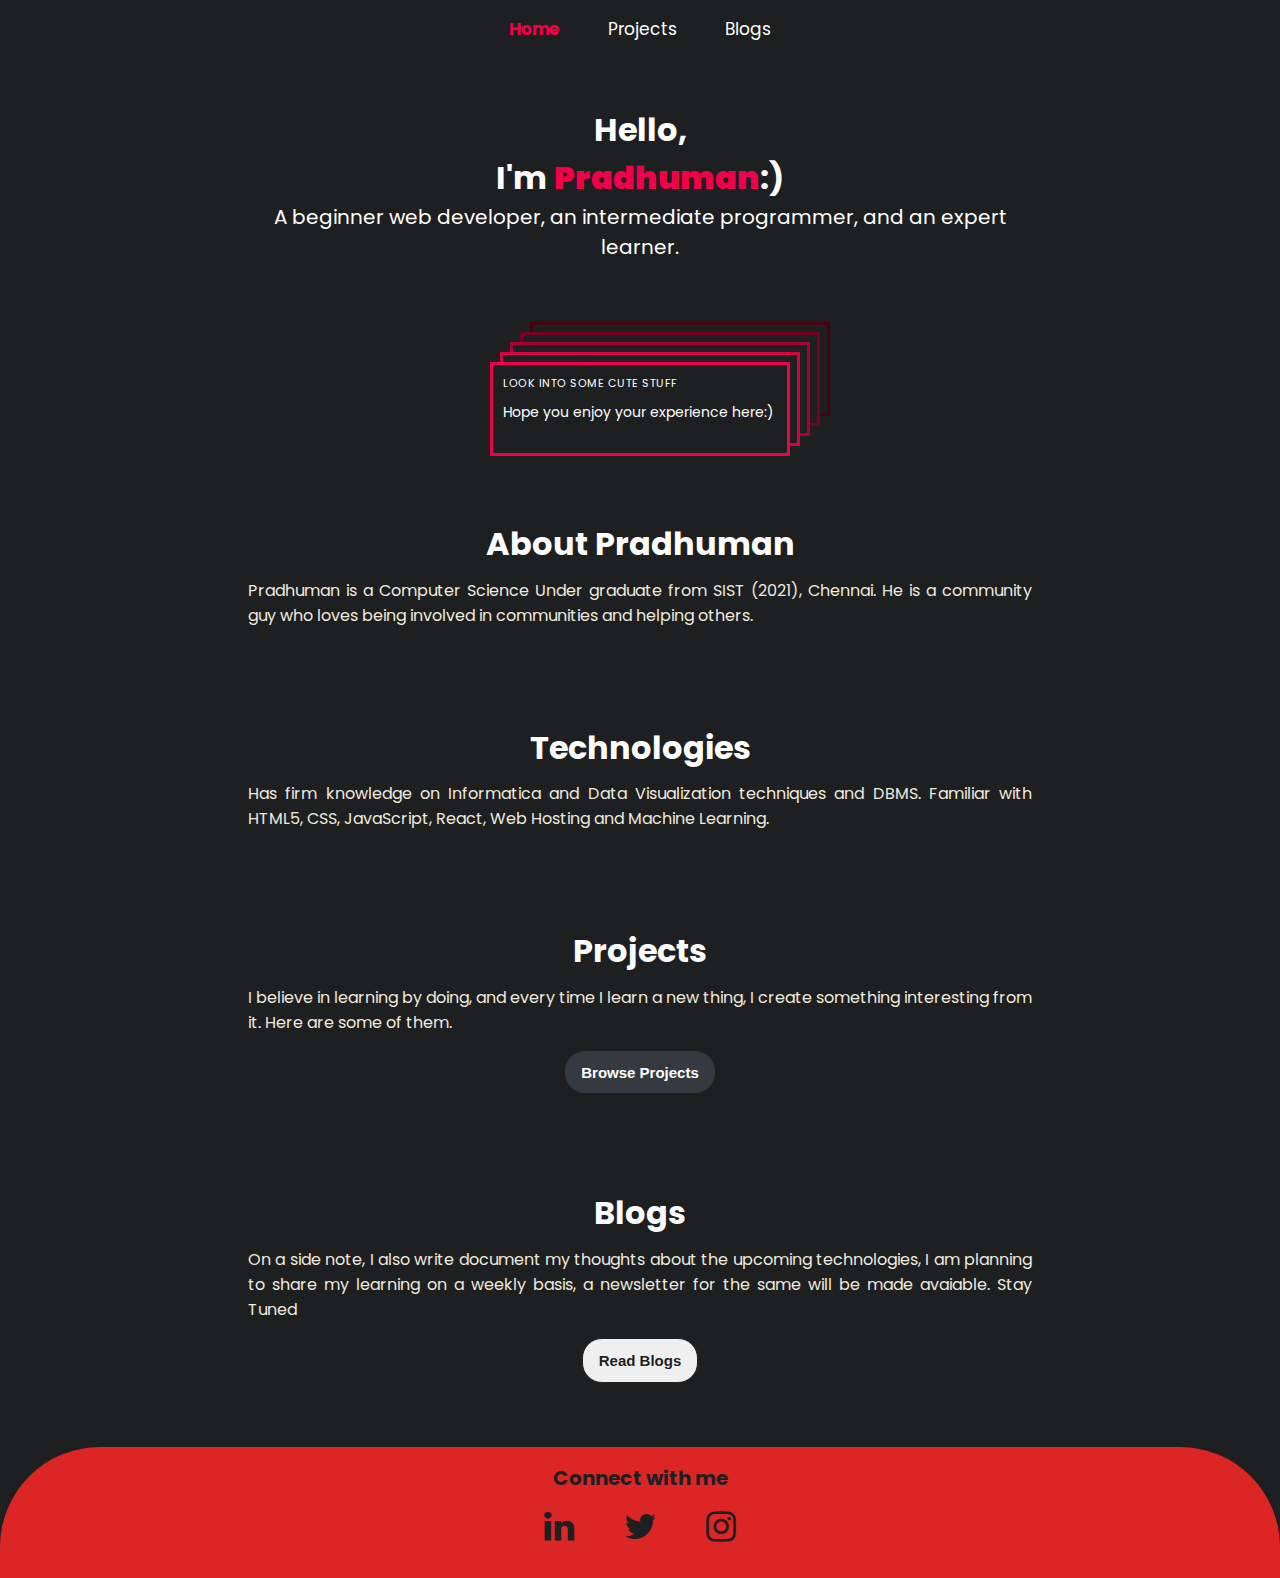
<file: index.html>
<!DOCTYPE html>
<html lang="en">

<head>
    <meta charset="UTF-8">
    <meta http-equiv="X-UA-Compatible" content="IE=edge">
    <meta name="viewport" content="width=device-width, initial-scale=1.0">
    <meta name="google-site-verification" content="sYfDQ5b2hqghB-bOAXmhR-GhFUGSzDvS8l5g5hhfuxc" />
    <link rel="stylesheet" href="https://cdnjs.cloudflare.com/ajax/libs/font-awesome/4.7.0/css/font-awesome.min.css">
    <title>Pradhuman</title>
    <link href="/styles.css" rel="stylesheet">

</head>
<!--                          _
                          .-'` `}
                  _./)   /       }
                .'o   \ |       }
                '.___.'`.\    {`
                /`\_/  , `.    }
                \=' .-'   _`\  {
                 `'`;/      `,  }
                    _\       ;  }
    peek A boo       /__`;-...'--'

-->
<body>
    <div class="pagewrap">
        <nav class="nav-bar">
            <ul class="nav-list non-bulleted-list">
                <li><a class="links active" href="./index.html">Home</a></li>
                <li><a class="links" href="./projects.html">Projects</a></li>
                <li><a class="links" href="https://prad-blog.netlify.app/">Blogs</a></li>
            </ul>
        </nav>

        <div class="main">
            <header class="header container">
                <h1 class="header-heading">Hello,<br> I'm <span class="highlighted">Pradhuman</span>:)</h1>
                <p class="header-text">A beginner web developer, an intermediate programmer, and an expert learner.</p>
            </header>

            <div class="card">
         <p>
                Look into some cute stuff
                 </p>
                    <h2>
                Hope you enjoy your experience here:)
                </h2>
            </div>

            <section class="sections slight-gray">
                <div class="container">
                    <h1>About Pradhuman</h1>
                    <p>Pradhuman is a Computer Science Under graduate from SIST (2021), Chennai. He is a community guy who loves being involved in communities and helping others.</p>
                </div>
            </section>

            <section class="sections">
                <div class="container">
                    <h1>Technologies</h1>
                    <p>Has firm knowledge on Informatica and Data Visualization techniques and  DBMS. Familiar with HTML5, CSS, JavaScript, React, Web Hosting and Machine Learning.</p>
                </div>
            </section>

            <section class="sections slight-gray">
                <div class="container">
                    <h1>Projects</h1>
                    <p>I believe in learning by doing, and every time I learn a new thing, I create something interesting from it. Here are some of them.</p>
                    <div style="text-align: center;"><a class="links" href="./projects.html"><button class="link-p btn">Browse Projects</button></a></div>
                </div>
            </section>

            <section class="sections">
                <div class="container">
                    <h1>Blogs</h1>
                    <p>On a side note, I also write document my thoughts about the upcoming technologies, I am planning to share my learning on a weekly basis, a newsletter for the same will be made avaiable. Stay Tuned </p>
                    <div style="text-align: center;"><a class="links" href="./blogs.html"><button class="link-s btn">Read Blogs</button></a></div>

                </div>
            </section>

            

        </div>

        <footer class="footer">
            <div><b>Connect with me </b></div>
            <ul class="nav-list non-bulleted-list">
                <li>
                    <a class="links-footer" href="https://linkedin.com/in/itspradhuman" target="_blank"><i class="fa fa-linkedin"></i></a>
                </li>
                <li>
                    <a class="links-footer" href="https://twitter.com/pradhum4n" target="_blank"><i class="fa fa-twitter"></i></a>
                </li>
                <li>
                    <a class="links-footer" href="https://instagram.com/pradhum4n" target="_blank"><i class="fa fa-instagram"></i></a>
                </li>
            </ul>
        </footer>
    </div>


</body>

</html>
</file>
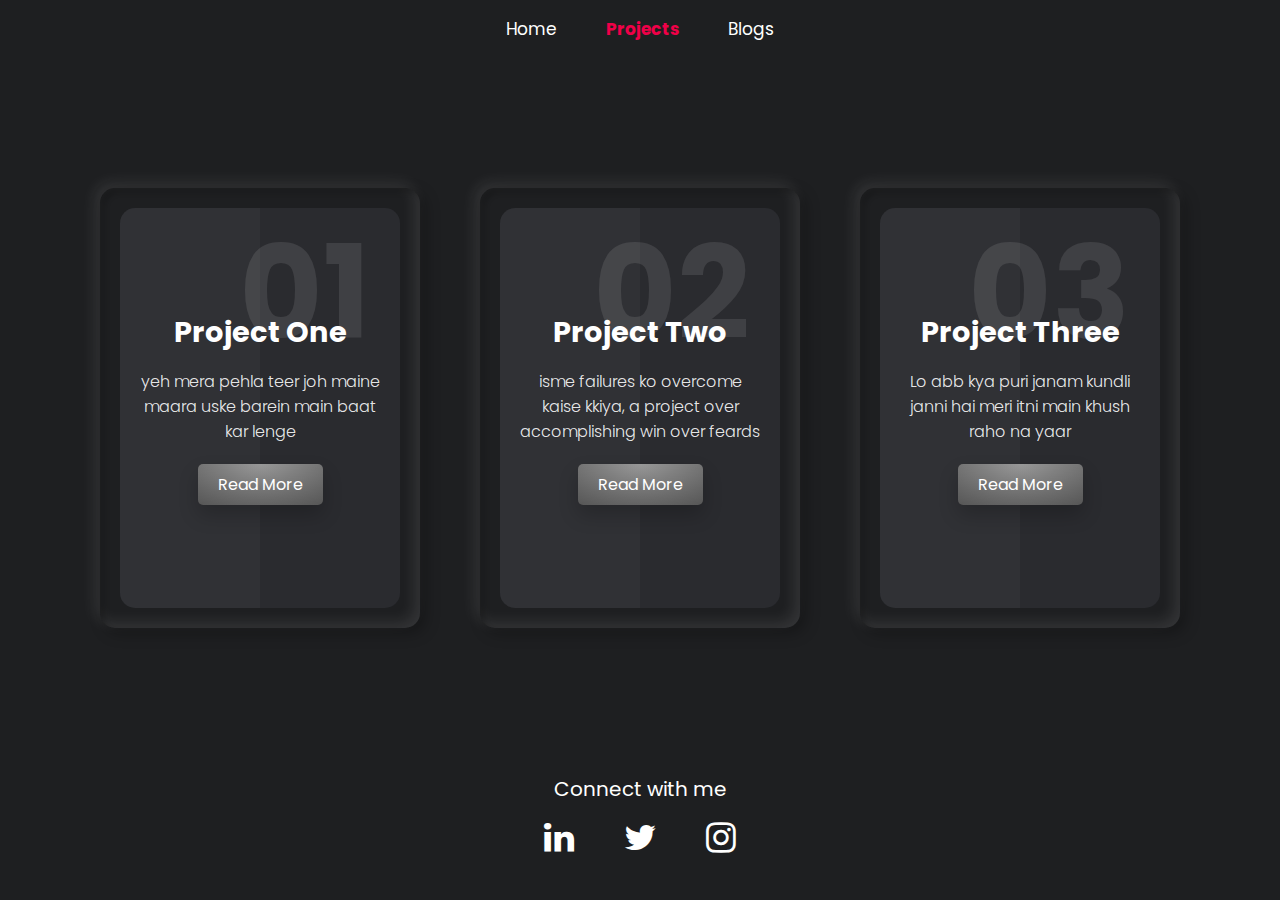
<file: projects.html>
<!DOCTYPE html>
<html lang="en">
<head>
    <meta charset="UTF-8">
    <meta http-equiv="X-UA-Compatible" content="IE=edge">
    <meta name="viewport" content="width=device-width, initial-scale=1.0">

    <title>Projects by Prad</title>
    <link href="/proj-styles.css" rel="stylesheet">
    <link rel="stylesheet" href="https://cdnjs.cloudflare.com/ajax/libs/font-awesome/4.7.0/css/font-awesome.min.css">
  </head>
<body>

    <div class="pagewrap">
      <nav class="nav-bar">
        <ul class="nav-list non-bulleted-list">
            <li><a class="links" href="./index.html">Home</a></li>
            <li><a class="links active" href="./projects.html">Projects</a></li>
            <li><a class="links" href="./src/pages/index.js">Blogs</a></li>
        </ul>
         </nav>

        <div class="container">


        <div class="card">
          <div class="box">
            <div class="content">
              <h2>01</h2>
              <h3>Project One</h3>
              <p>yeh mera pehla teer joh maine maara uske barein main baat kar lenge</p>
              <a href="#">Read More</a>
            </div>
          </div>
        </div>
      
        <div class="card">
          <div class="box">
            <div class="content">
              <h2>02</h2>
              <h3>Project Two</h3>
              <p>isme failures ko overcome kaise kkiya, a project over accomplishing win over feards</p>
              <a href="#">Read More</a>
            </div>
          </div>
        </div>
      
        <div class="card">
          <div class="box">
            <div class="content">
              <h2>03</h2>
              <h3>Project Three</h3>
              <p>Lo abb kya puri janam kundli janni hai meri itni main khush raho na yaar</p>
              <a href="#">Read More</a>
            </div>
          </div>
        </div>

        
      </div>
      <footer class="footer">
        <div>Connect with me</div>
        <ul class="nav-list non-bulleted-list">
            <li>
                <a class="links" href="https://linkedin.com/in/itspradhuman" target="_blank"><i class="fa fa-linkedin"></i></a>
            </li>
            <li>
                <a class="links" href="https://twitter.com/pradhum4n" target="_blank"><i class="fa fa-twitter"></i></a>
            </li>
            <li>
                <a class="links" href="https://instagram.com/pradhum4n" target="_blank"><i class="fa fa-instagram"></i></a>
            </li>
        </ul>
    </footer>
    </div>
</body>
</html>
</file>
<file: styles.css>
@import url('https://fonts.googleapis.com/css2?family=Poppins:wght@300;400;500;600;700;800;900&display=swap');
* {
    margin: 0px;
}

.pagewrap {
    display: flex;
    flex-direction: column;
    min-height: 100vh;
    
}

.main {
    flex-grow: 1;
    background-color: #1e1f21;
}

body {
    font-family: 'Poppins', serif;
}

:root {
    --primary-color:#1e1f21;
    --white: white;
    --off-white:#EEEADE;
    --dark-gray: #1e1f21;
    --projects: #1e1f21;
    /* CCDAE3,779FB7 */
}

.nav-bar {
    background-color: var(--primary-color);
    /**border-bottom-left-radius: 20px;**/
}

.non-bulleted-list {
    list-style: none;
}

.links {
    text-decoration: none;
    color: var(--white);
}

.links-footer {
    text-decoration: none;
    color: var(--primary-color);
}

.nav-list {
    text-align: center;
    padding: 1rem;
}

.active {
    font-weight: bolder;
    color: #f00048;
}

.nav-list li {
    font-size: 17px;
    font-weight: 400;
    display: inline;
    padding-inline: 1.4rem;
}

.container {
    width: 90%;
    max-width: 800px;
    margin: auto;
}

.header {
    text-align: center;
    margin-top: 3rem;
    color: white;
}

.header-img {
    width: 90%;
    max-width: 450px;
    display: block;
    margin: auto;
    margin-bottom: 2rem;
}

.highlighted {
    font-weight: bolder;
    color: #f00048;
}

.header-heading {
    color: white;
}

.header p {
    font-size: 20px;
    font-weight: 400;
    color: white;
}

.sections {
    margin: 2rem 0rem;
    padding: 2rem 0rem;
    background-color: #1e1f21;
    color: white;
}

.sections h1 {
    text-align: center;
    padding-bottom: 0.6rem;
}

.sections p {
    padding: 0rem 0.5rem;
    color: var(--off-white);
}

.sections {
    text-align: justify;
}

.slight-gray {
    background-color: var(--primary-color);
}

.btn {
    border-radius: 20px;
    border: 0px;
    cursor: pointer;
    font-weight: bold;
}

.link-p {
    font-size: 15px;
    margin-top: 1rem;
    background-color: #343a40;
    color: white;
    padding: 0.8rem 1rem;
}

.link-s {
    font-size: 15px;
    margin-top: 1rem;
    color: var(--primary-color);
    padding: 0.8rem 1rem;
    border: 1px solid var(--primary-color);
}

.link-primary {
    font-size: 12px;
    margin-top: 0.5rem;
    padding: 0.4rem 1rem;
    background-color: #343a40;
    color: white;
}

.link-secondary {
    font-size: 12px;
    color: var(--primary-color);
    padding: 0.4rem 1rem;
    border-radius: 20px;
    border: 1px solid var(--primary-color);
}

.footer {
    background-color: #DC2626;
    padding: 1rem 0rem;
    text-align: center;
    border-top-right-radius: 100px;
    border-top-left-radius: 100px;
}

.footer div {
    font-weight: 400;
    font-size: 20px;
    color:var(--primary-color);
}

.footer i {
    font-size: 35px;
}

.instagram-media{
    align-items: center;
}

/** hower effect on dummy card button **/

.card {
    background-color: var(--background);
    display: block;
    width: 300px;
    min-height: 94px;
    border: 3px solid var(--primary);
    padding: 10px;
    margin: 100px auto auto auto;
    box-shadow: 10px -10px 0 -3px var(--background), 10px -10px var(--darkred-1),
                20px -20px 0 -3px var(--background), 20px -20px var(--darkred-2), 
                30px -30px 0 -3px var(--background), 30px -30px var(--darkred-3), 
                40px -40px 0 -3px var(--background), 40px -40px var(--darkred-4); 
    transition: box-shadow .20s, top .50s, left .35s;
    position: relative;
    top: 0;
    left: 0;
    cursor: pointer;
  }
  
  .card:hover {
    top: -40px;
    left: 40px;
    box-shadow: 0 0 0 -3px var(--background), 0 0 0 0 var(--darkred-1),
                0 0 0 -3px var(--background), 0 0 0 0  var(--darkred-2),
                0 0 0 -3px var(--background), 0 0 0 0  var(--darkred-3),
                0 0 0 -3px  var(--background), 0 0 0 0  var(--darkred-4);
  }
  
  :root {
    --primary: #f00048;
    --secondary: #22D2A0;
    --background: #1e1f21;
    --darkred-1: #D80040;
    --darkred-2: #A80032;
    --darkred-3: #780023;
    --darkred-4: #480015;
  } 
  
  *{
    padding: 0;
    margin: 0;
    box-sizing: border-box;
  }

  body {
    background-size: 2px 3px;
    color: var(--primary-color);
    background-color: var(--primary-color);
  }
  
  .card p {
    font-size: 11px;
    text-transform: uppercase;
    letter-spacing: 0.5px;
    margin-bottom: 10px;
    color: white;
  }
  
  .card h2 {
    font-size: 14px;
    font-weight: normal;
    color: white;
  }
  




/* Projects */
/**
.project-container {
    width: 90%;
    max-width: 800px;
    margin: auto;
}

.project-section {
    margin: 2rem 0rem;
}

.project-section h3 {
    margin-bottom: 0.2rem;
}

.project-section p {
    text-align: justify;
}

.project-div {
    box-sizing: border-box;
    background-color: var(--projects);
    padding: 1rem;
    border-radius: 10px;
    color: white;
}

.project-div p {
    margin-top: 0.5rem;
}

.project-div span {
    padding: 0rem 0.5rem;
    color: var(--white);
    background-color: var(--dark-gray);
    border-radius: 10px;
}


/* Blog div */

.blog-container {
    width: 90%;
    max-width: 720px;
    margin: auto;
}

.blog-div {
    margin-top: 3rem;
    text-align: justify;
}

.blog-img {
    width: 100%;
    max-width: 800px;
    margin: auto;
    padding-top: 2rem;
}

.blog-div h1 {
    color: var(--primary-color);
    font-weight: bold;
}

.blog-div h4 {
    color: var(--dark-gray);
}

.blog-div .quote {
    background-color: var(--off-white);
    padding: 1rem 0rem;
    font-style: italic;
}
</file>
<file: proj-styles.css>
@import url('https://fonts.googleapis.com/css2?family=Poppins:wght@300;400;500;600;700;800;900&display=swap');
* {
    margin: 0px;
    font-family: 'Poppins', serif;
}

:root {
    --primary-color:#1e1f21;
    --white: white;
    --off-white:#EEEADE;
    --dark-gray: #1e1f21;
    --projects: #1e1f21;
    /* CCDAE3,779FB7 */
}

body {
  display: flex;
  justify-content: center;
  align-items: center;
  flex-wrap: wrap;
  min-height: 100vh;
  background: var(--primary-color);
}

body .container {
  display: flex;
  justify-content: center;
  align-items: center;
  flex-wrap: wrap;
  max-width: 1150px;
  margin: 100px 0;
}

body .container .card {
  position: relative;
  min-width: 320px;
  height: 440px;
  box-shadow: inset 5px 5px 5px rgba(0, 0, 0, 0.2),
    inset -5px -5px 15px rgba(255, 255, 255, 0.1),
    5px 5px 15px rgba(0, 0, 0, 0.3), -5px -5px 15px rgba(255, 255, 255, 0.1);
  border-radius: 15px;
  margin: 30px;
  transition: 0.15s;
}

body .container .card:nth-child(1) .box .content a {
  background: linear-gradient(to bottom, rgba(255,255,255,0.15) 0%, rgba(0,0,0,0.15) 100%), radial-gradient(at top center, rgba(255,255,255,0.40) 0%, rgba(0,0,0,0.40) 120%) #989898;
 background-blend-mode: multiply,multiply;
}

body .container .card:nth-child(2) .box .content a {
  background: linear-gradient(to bottom, rgba(255,255,255,0.15) 0%, rgba(0,0,0,0.15) 100%), radial-gradient(at top center, rgba(255,255,255,0.40) 0%, rgba(0,0,0,0.40) 120%) #989898;
 background-blend-mode: multiply,multiply;
}

body .container .card:nth-child(3) .box .content a {
  background: linear-gradient(to bottom, rgba(255,255,255,0.15) 0%, rgba(0,0,0,0.15) 100%), radial-gradient(at top center, rgba(255,255,255,0.40) 0%, rgba(0,0,0,0.40) 120%) #989898;
 background-blend-mode: multiply,multiply;
}

body .container .card .box {
  position: absolute;
  top: 20px;
  left: 20px;
  right: 20px;
  bottom: 20px;
  background: #2a2b2f;
  border-radius: 15px;
  display: flex;
  justify-content: center;
  align-items: center;
  overflow: hidden;
  transition: 0.15s;
}

body .container .card .box:hover {
  transform: translateY(-75px);
}

body .container .card .box:before {
  content: "";
  position: absolute;
  top: 0;
  left: 0;
  width: 50%;
  height: 100%;
  background: rgba(255, 255, 255, 0.03);
}

body .container .card .box .content {
  padding: 20px;
  text-align: center;
}

body .container .card .box .content h2 {
  position: absolute;
  top: -10px;
  right: 30px;
  font-size: 8rem;
  color: rgba(255, 255, 255, 0.1);
}

body .container .card .box .content h3 {
  font-size: 1.8rem;
  color: #fff;
  z-index: 1;
  transition: 0.5s;
  margin-bottom: 15px;
}

body .container .card .box .content p {
  font-size: 1rem;
  font-weight: 300;
  color: rgba(255, 255, 255, 0.9);
  z-index: 1;
  transition: 0.5s;
}

body .container .card .box .content a {
  position: relative;
  display: inline-block;
  padding: 8px 20px;
  background: black;
  border-radius: 5px;
  text-decoration: none;
  color: white;
  margin-top: 20px;
  box-shadow: 0 10px 20px rgba(0, 0, 0, 0.2);
  transition: 0.5s;
}
body .container .card .box .content a:hover {
  box-shadow: 0 10px 20px rgba(0, 0, 0, 0.6);
  background: #fff;
  color: #000;
}


.nav-bar {
    background-color: var(--primary-color);
    /**border-bottom-left-radius: 20px;**/
}

.non-bulleted-list {
    list-style: none;
}

.links {
    text-decoration: none;
    color: var(--white);
}

.nav-list {
    text-align: center;
    padding: 1rem;
}

.active {
    font-weight: bolder;
    color: #f00048;
}

.nav-list li {
    font-size: 17px;
    font-weight: 400;
    display: inline;
    padding-inline: 1.4rem;
}

.footer {
    background-color: var(--dark-gray);
    padding: 1rem 0rem;
    text-align: center;
    /**border-top-right-radius: 20px;**/
}

.footer div {
    font-weight: 400;
    font-size: 20px;
    color: white;
}

.footer i {
    font-size: 35px;
}

.pagewrap {
    display: flex;
    flex-direction: column;
    min-height: 100vh;
}
</file>
